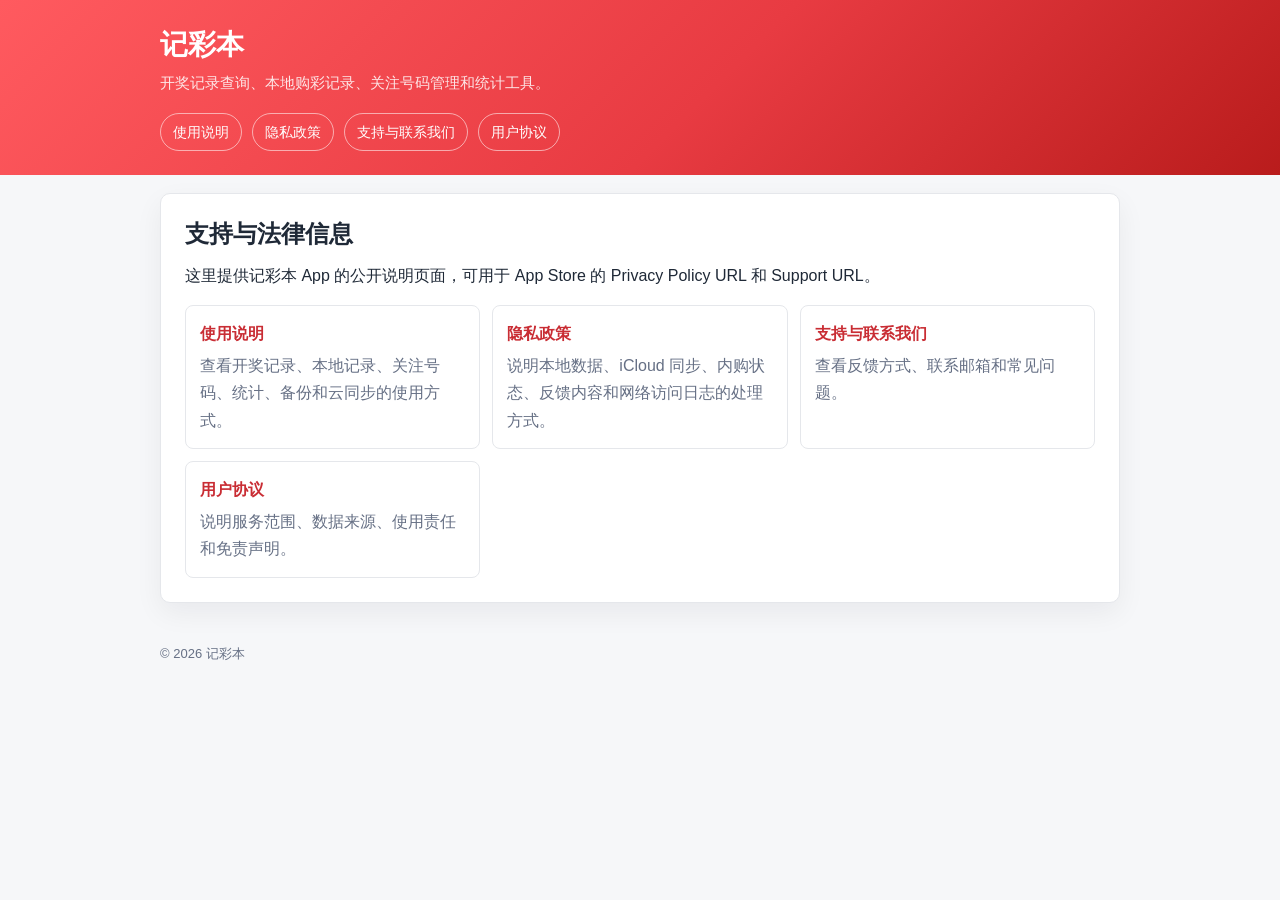
<file: index.html>
<!doctype html>
<html lang="zh-CN">
<head>
  <meta charset="utf-8">
  <meta name="viewport" content="width=device-width, initial-scale=1">
  <title>记彩本 - 支持与法律信息</title>
  <link rel="stylesheet" href="styles.css">
</head>
<body>
  <header class="topbar">
    <div class="topbar-inner">
      <h1 class="brand">记彩本</h1>
      <p class="tagline">开奖记录查询、本地购彩记录、关注号码管理和统计工具。</p>
      <nav class="nav" aria-label="页面导航">
        <a href="guide/">使用说明</a>
        <a href="privacy/">隐私政策</a>
        <a href="support/">支持与联系我们</a>
        <a href="terms/">用户协议</a>
      </nav>
    </div>
  </header>

  <main class="page">
    <section class="card">
      <h2>支持与法律信息</h2>
      <p>这里提供记彩本 App 的公开说明页面，可用于 App Store 的 Privacy Policy URL 和 Support URL。</p>
      <div class="grid">
        <a class="mini-card" href="guide/">
          <strong>使用说明</strong>
          <span class="muted">查看开奖记录、本地记录、关注号码、统计、备份和云同步的使用方式。</span>
        </a>
        <a class="mini-card" href="privacy/">
          <strong>隐私政策</strong>
          <span class="muted">说明本地数据、iCloud 同步、内购状态、反馈内容和网络访问日志的处理方式。</span>
        </a>
        <a class="mini-card" href="support/">
          <strong>支持与联系我们</strong>
          <span class="muted">查看反馈方式、联系邮箱和常见问题。</span>
        </a>
        <a class="mini-card" href="terms/">
          <strong>用户协议</strong>
          <span class="muted">说明服务范围、数据来源、使用责任和免责声明。</span>
        </a>
      </div>
    </section>
  </main>

  <footer class="footer">© 2026 记彩本</footer>
</body>
</html>
</file>
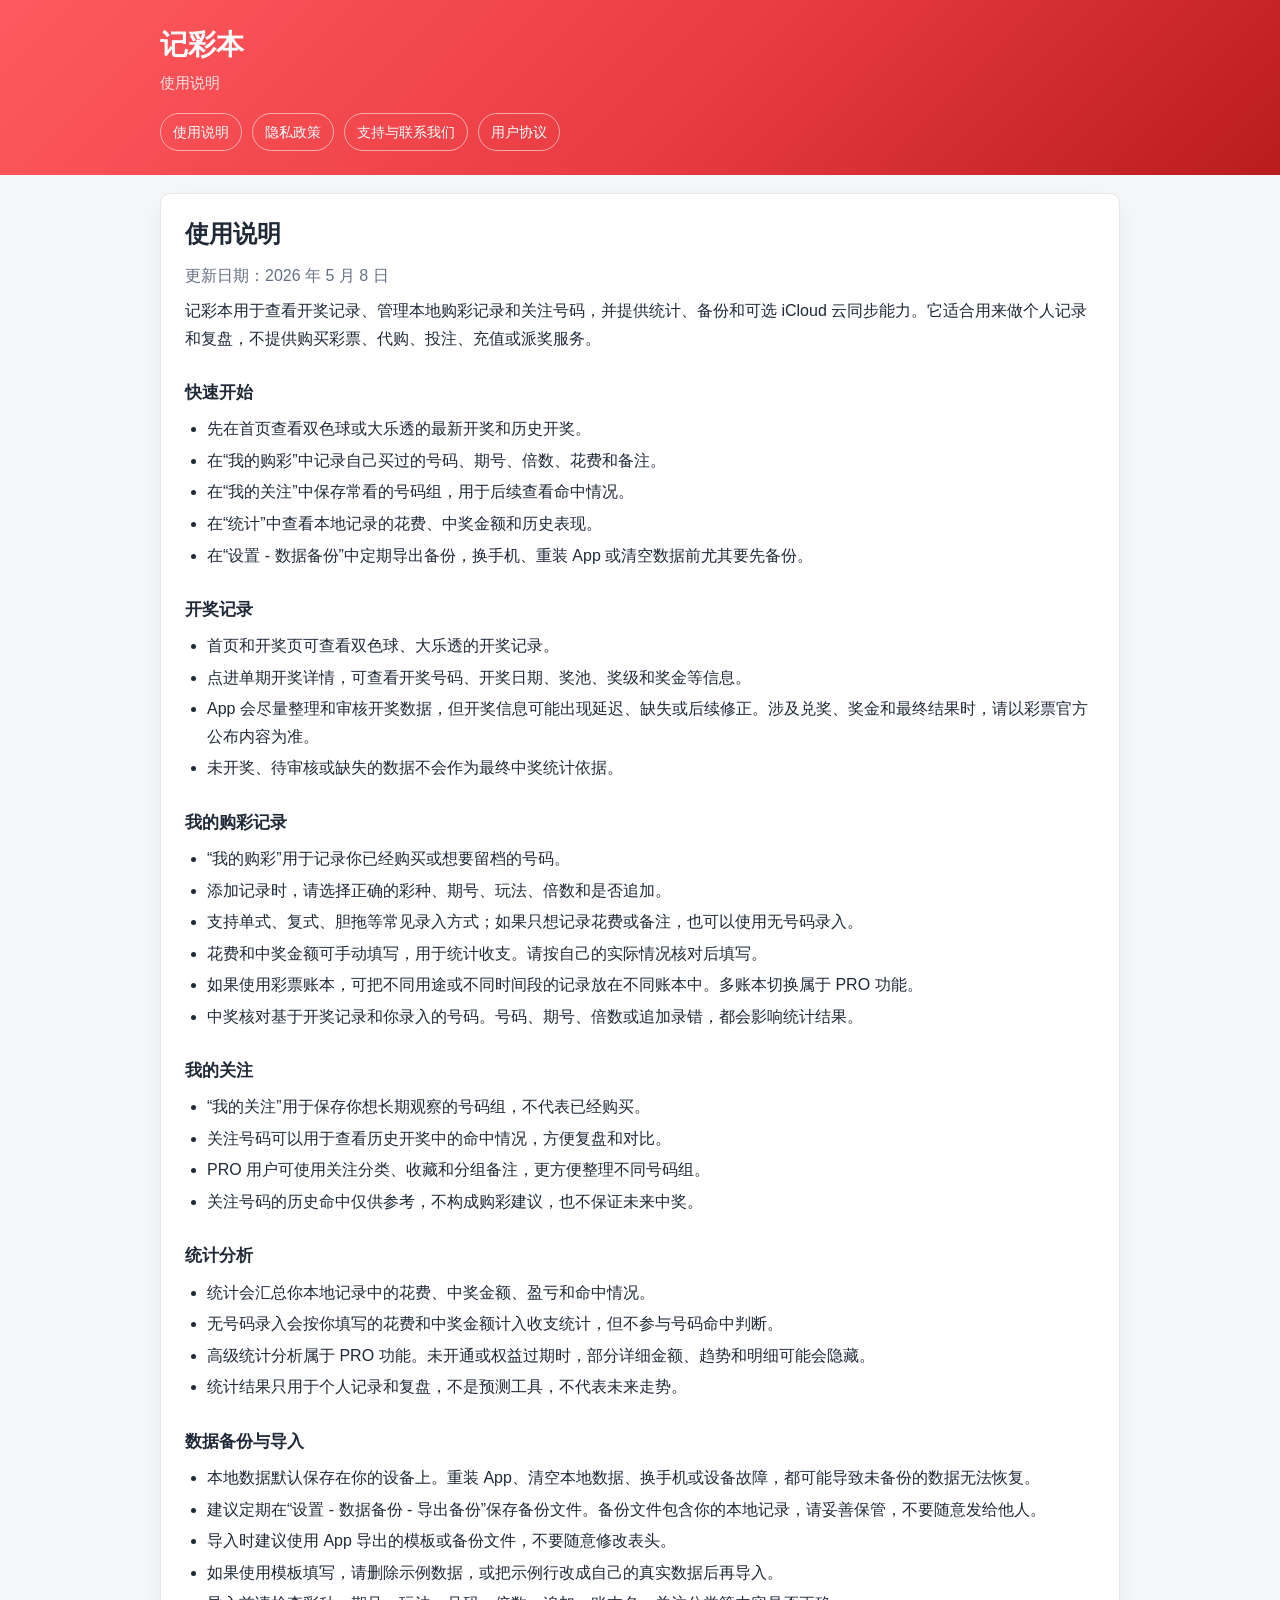
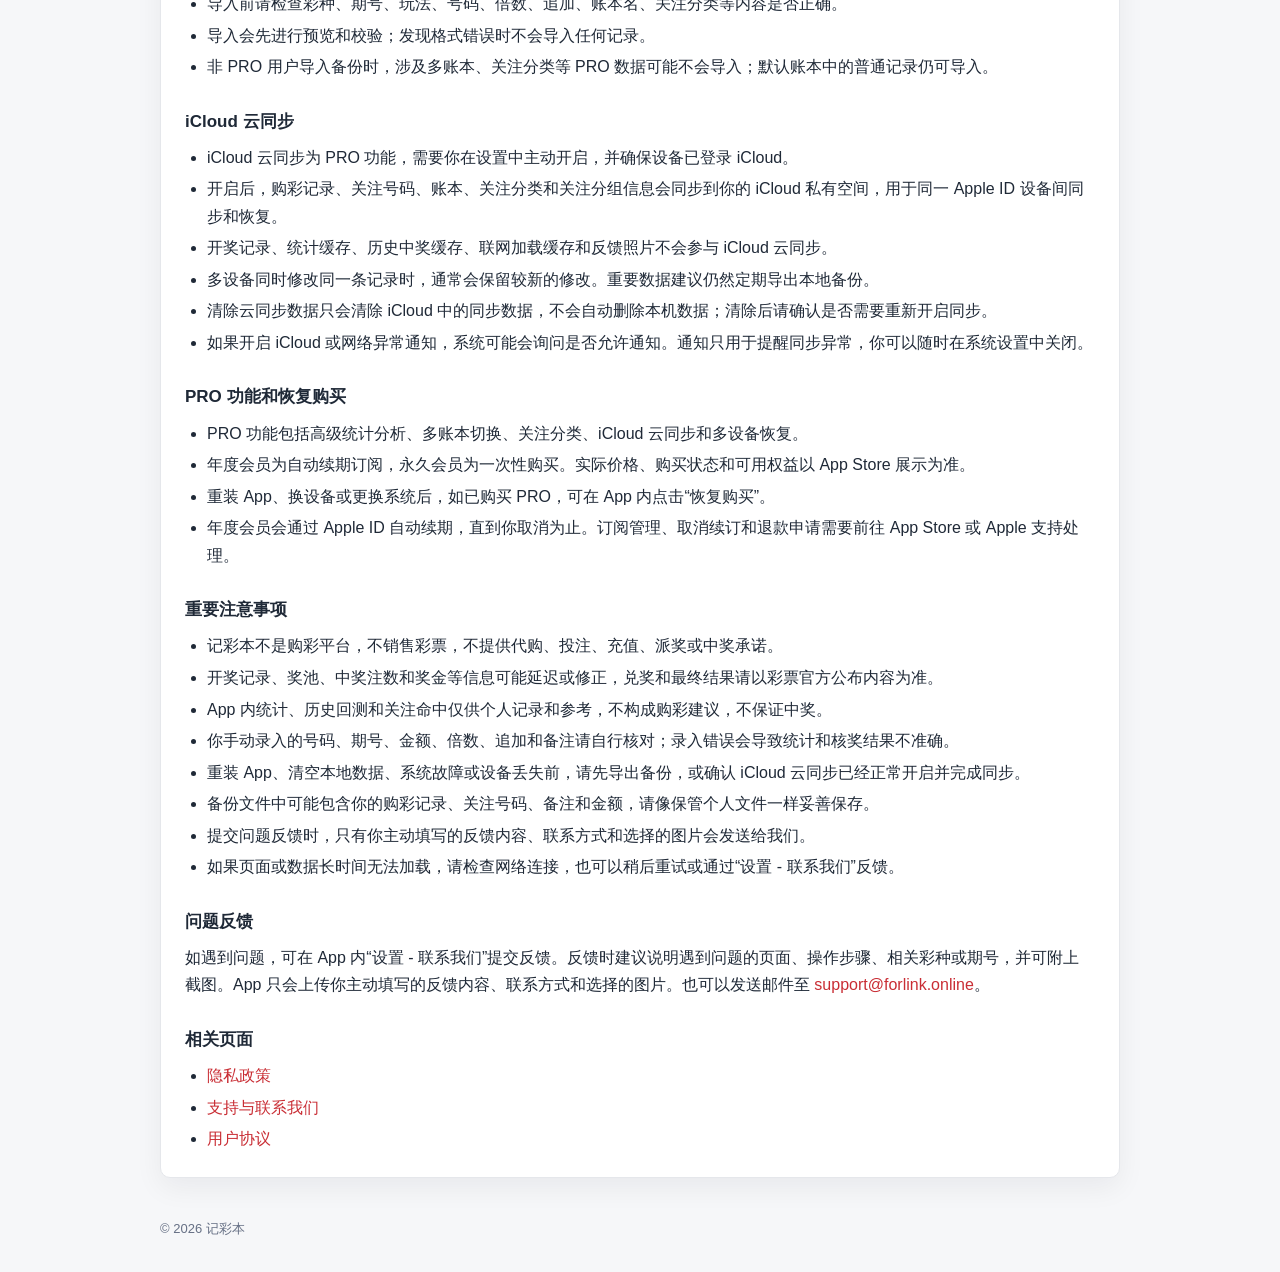
<file: guide/index.html>
<!doctype html>
<html lang="zh-CN">
<head>
  <meta charset="utf-8">
  <meta name="viewport" content="width=device-width, initial-scale=1">
  <title>使用说明 - 记彩本</title>
  <link rel="stylesheet" href="../styles.css">
</head>
<body>
  <header class="topbar">
    <div class="topbar-inner">
      <h1 class="brand">记彩本</h1>
      <p class="tagline">使用说明</p>
      <nav class="nav" aria-label="页面导航">
        <a href="../guide/">使用说明</a>
        <a href="../privacy/">隐私政策</a>
        <a href="../support/">支持与联系我们</a>
        <a href="../terms/">用户协议</a>
      </nav>
    </div>
  </header>

  <main class="page">
    <article class="card">
      <h2>使用说明</h2>
      <p class="muted">更新日期：2026 年 5 月 8 日</p>
      <p>记彩本用于查看开奖记录、管理本地购彩记录和关注号码，并提供统计、备份和可选 iCloud 云同步能力。它适合用来做个人记录和复盘，不提供购买彩票、代购、投注、充值或派奖服务。</p>

      <h3>快速开始</h3>
      <ul>
        <li>先在首页查看双色球或大乐透的最新开奖和历史开奖。</li>
        <li>在“我的购彩”中记录自己买过的号码、期号、倍数、花费和备注。</li>
        <li>在“我的关注”中保存常看的号码组，用于后续查看命中情况。</li>
        <li>在“统计”中查看本地记录的花费、中奖金额和历史表现。</li>
        <li>在“设置 - 数据备份”中定期导出备份，换手机、重装 App 或清空数据前尤其要先备份。</li>
      </ul>

      <h3>开奖记录</h3>
      <ul>
        <li>首页和开奖页可查看双色球、大乐透的开奖记录。</li>
        <li>点进单期开奖详情，可查看开奖号码、开奖日期、奖池、奖级和奖金等信息。</li>
        <li>App 会尽量整理和审核开奖数据，但开奖信息可能出现延迟、缺失或后续修正。涉及兑奖、奖金和最终结果时，请以彩票官方公布内容为准。</li>
        <li>未开奖、待审核或缺失的数据不会作为最终中奖统计依据。</li>
      </ul>

      <h3>我的购彩记录</h3>
      <ul>
        <li>“我的购彩”用于记录你已经购买或想要留档的号码。</li>
        <li>添加记录时，请选择正确的彩种、期号、玩法、倍数和是否追加。</li>
        <li>支持单式、复式、胆拖等常见录入方式；如果只想记录花费或备注，也可以使用无号码录入。</li>
        <li>花费和中奖金额可手动填写，用于统计收支。请按自己的实际情况核对后填写。</li>
        <li>如果使用彩票账本，可把不同用途或不同时间段的记录放在不同账本中。多账本切换属于 PRO 功能。</li>
        <li>中奖核对基于开奖记录和你录入的号码。号码、期号、倍数或追加录错，都会影响统计结果。</li>
      </ul>

      <h3>我的关注</h3>
      <ul>
        <li>“我的关注”用于保存你想长期观察的号码组，不代表已经购买。</li>
        <li>关注号码可以用于查看历史开奖中的命中情况，方便复盘和对比。</li>
        <li>PRO 用户可使用关注分类、收藏和分组备注，更方便整理不同号码组。</li>
        <li>关注号码的历史命中仅供参考，不构成购彩建议，也不保证未来中奖。</li>
      </ul>

      <h3>统计分析</h3>
      <ul>
        <li>统计会汇总你本地记录中的花费、中奖金额、盈亏和命中情况。</li>
        <li>无号码录入会按你填写的花费和中奖金额计入收支统计，但不参与号码命中判断。</li>
        <li>高级统计分析属于 PRO 功能。未开通或权益过期时，部分详细金额、趋势和明细可能会隐藏。</li>
        <li>统计结果只用于个人记录和复盘，不是预测工具，不代表未来走势。</li>
      </ul>

      <h3>数据备份与导入</h3>
      <ul>
        <li>本地数据默认保存在你的设备上。重装 App、清空本地数据、换手机或设备故障，都可能导致未备份的数据无法恢复。</li>
        <li>建议定期在“设置 - 数据备份 - 导出备份”保存备份文件。备份文件包含你的本地记录，请妥善保管，不要随意发给他人。</li>
        <li>导入时建议使用 App 导出的模板或备份文件，不要随意修改表头。</li>
        <li>如果使用模板填写，请删除示例数据，或把示例行改成自己的真实数据后再导入。</li>
        <li>导入前请检查彩种、期号、玩法、号码、倍数、追加、账本名、关注分类等内容是否正确。</li>
        <li>导入会先进行预览和校验；发现格式错误时不会导入任何记录。</li>
        <li>非 PRO 用户导入备份时，涉及多账本、关注分类等 PRO 数据可能不会导入；默认账本中的普通记录仍可导入。</li>
      </ul>

      <h3>iCloud 云同步</h3>
      <ul>
        <li>iCloud 云同步为 PRO 功能，需要你在设置中主动开启，并确保设备已登录 iCloud。</li>
        <li>开启后，购彩记录、关注号码、账本、关注分类和关注分组信息会同步到你的 iCloud 私有空间，用于同一 Apple ID 设备间同步和恢复。</li>
        <li>开奖记录、统计缓存、历史中奖缓存、联网加载缓存和反馈照片不会参与 iCloud 云同步。</li>
        <li>多设备同时修改同一条记录时，通常会保留较新的修改。重要数据建议仍然定期导出本地备份。</li>
        <li>清除云同步数据只会清除 iCloud 中的同步数据，不会自动删除本机数据；清除后请确认是否需要重新开启同步。</li>
        <li>如果开启 iCloud 或网络异常通知，系统可能会询问是否允许通知。通知只用于提醒同步异常，你可以随时在系统设置中关闭。</li>
      </ul>

      <h3>PRO 功能和恢复购买</h3>
      <ul>
        <li>PRO 功能包括高级统计分析、多账本切换、关注分类、iCloud 云同步和多设备恢复。</li>
        <li>年度会员为自动续期订阅，永久会员为一次性购买。实际价格、购买状态和可用权益以 App Store 展示为准。</li>
        <li>重装 App、换设备或更换系统后，如已购买 PRO，可在 App 内点击“恢复购买”。</li>
        <li>年度会员会通过 Apple ID 自动续期，直到你取消为止。订阅管理、取消续订和退款申请需要前往 App Store 或 Apple 支持处理。</li>
      </ul>

      <h3>重要注意事项</h3>
      <ul>
        <li>记彩本不是购彩平台，不销售彩票，不提供代购、投注、充值、派奖或中奖承诺。</li>
        <li>开奖记录、奖池、中奖注数和奖金等信息可能延迟或修正，兑奖和最终结果请以彩票官方公布内容为准。</li>
        <li>App 内统计、历史回测和关注命中仅供个人记录和参考，不构成购彩建议，不保证中奖。</li>
        <li>你手动录入的号码、期号、金额、倍数、追加和备注请自行核对；录入错误会导致统计和核奖结果不准确。</li>
        <li>重装 App、清空本地数据、系统故障或设备丢失前，请先导出备份，或确认 iCloud 云同步已经正常开启并完成同步。</li>
        <li>备份文件中可能包含你的购彩记录、关注号码、备注和金额，请像保管个人文件一样妥善保存。</li>
        <li>提交问题反馈时，只有你主动填写的反馈内容、联系方式和选择的图片会发送给我们。</li>
        <li>如果页面或数据长时间无法加载，请检查网络连接，也可以稍后重试或通过“设置 - 联系我们”反馈。</li>
      </ul>

      <h3>问题反馈</h3>
      <p>如遇到问题，可在 App 内“设置 - 联系我们”提交反馈。反馈时建议说明遇到问题的页面、操作步骤、相关彩种或期号，并可附上截图。App 只会上传你主动填写的反馈内容、联系方式和选择的图片。也可以发送邮件至 <a href="mailto:support@forlink.online">support@forlink.online</a>。</p>

      <h3>相关页面</h3>
      <ul>
        <li><a href="../privacy/">隐私政策</a></li>
        <li><a href="../support/">支持与联系我们</a></li>
        <li><a href="../terms/">用户协议</a></li>
      </ul>
    </article>
  </main>

  <footer class="footer">© 2026 记彩本</footer>
</body>
</html>
</file>
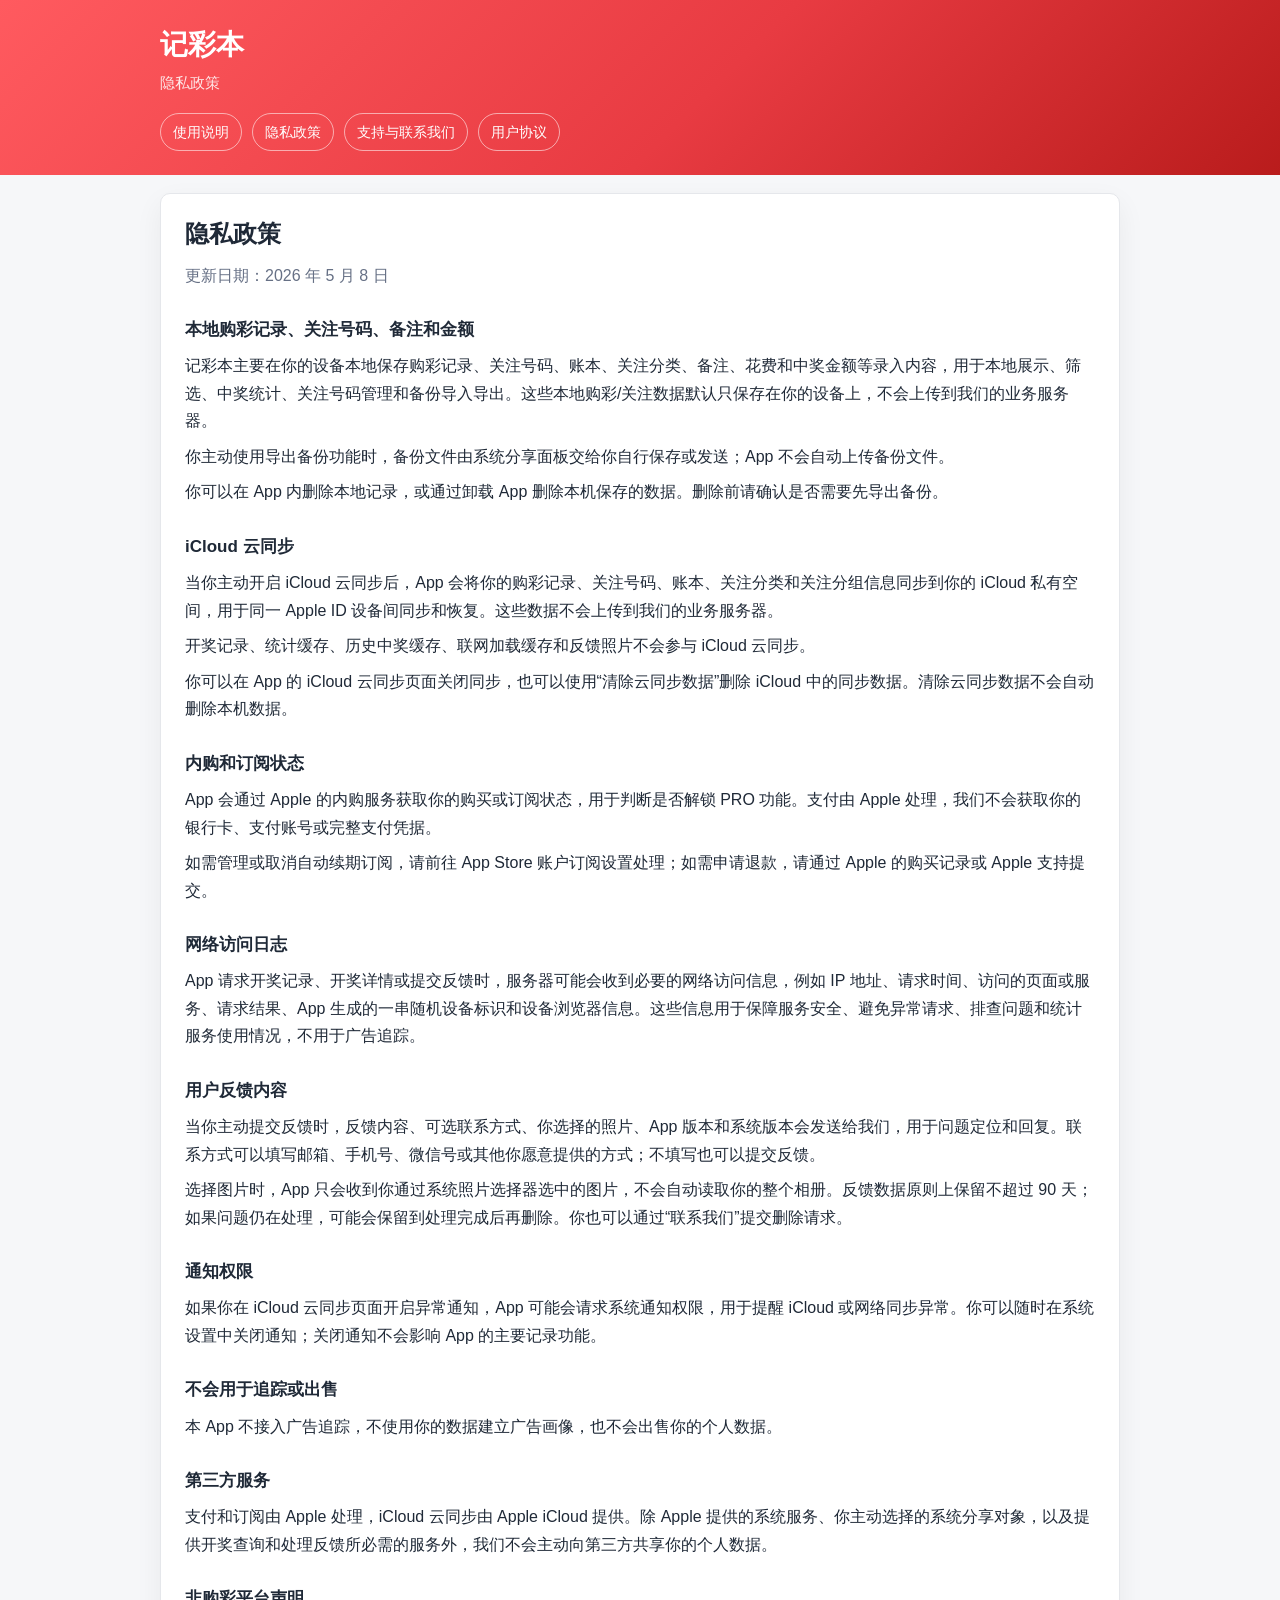
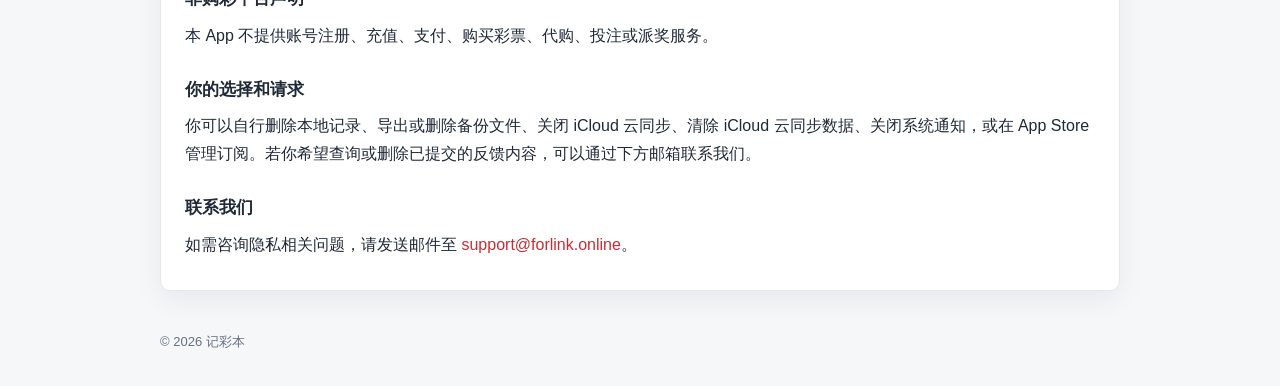
<file: privacy/index.html>
<!doctype html>
<html lang="zh-CN">
<head>
  <meta charset="utf-8">
  <meta name="viewport" content="width=device-width, initial-scale=1">
  <title>隐私政策 - 记彩本</title>
  <link rel="stylesheet" href="../styles.css">
</head>
<body>
  <header class="topbar">
    <div class="topbar-inner">
      <h1 class="brand">记彩本</h1>
      <p class="tagline">隐私政策</p>
      <nav class="nav" aria-label="页面导航">
        <a href="../guide/">使用说明</a>
        <a href="../privacy/">隐私政策</a>
        <a href="../support/">支持与联系我们</a>
        <a href="../terms/">用户协议</a>
      </nav>
    </div>
  </header>

  <main class="page">
    <article class="card">
      <h2>隐私政策</h2>
      <p class="muted">更新日期：2026 年 5 月 8 日</p>

      <h3>本地购彩记录、关注号码、备注和金额</h3>
      <p>记彩本主要在你的设备本地保存购彩记录、关注号码、账本、关注分类、备注、花费和中奖金额等录入内容，用于本地展示、筛选、中奖统计、关注号码管理和备份导入导出。这些本地购彩/关注数据默认只保存在你的设备上，不会上传到我们的业务服务器。</p>
      <p>你主动使用导出备份功能时，备份文件由系统分享面板交给你自行保存或发送；App 不会自动上传备份文件。</p>
      <p>你可以在 App 内删除本地记录，或通过卸载 App 删除本机保存的数据。删除前请确认是否需要先导出备份。</p>

      <h3>iCloud 云同步</h3>
      <p>当你主动开启 iCloud 云同步后，App 会将你的购彩记录、关注号码、账本、关注分类和关注分组信息同步到你的 iCloud 私有空间，用于同一 Apple ID 设备间同步和恢复。这些数据不会上传到我们的业务服务器。</p>
      <p>开奖记录、统计缓存、历史中奖缓存、联网加载缓存和反馈照片不会参与 iCloud 云同步。</p>
      <p>你可以在 App 的 iCloud 云同步页面关闭同步，也可以使用“清除云同步数据”删除 iCloud 中的同步数据。清除云同步数据不会自动删除本机数据。</p>

      <h3>内购和订阅状态</h3>
      <p>App 会通过 Apple 的内购服务获取你的购买或订阅状态，用于判断是否解锁 PRO 功能。支付由 Apple 处理，我们不会获取你的银行卡、支付账号或完整支付凭据。</p>
      <p>如需管理或取消自动续期订阅，请前往 App Store 账户订阅设置处理；如需申请退款，请通过 Apple 的购买记录或 Apple 支持提交。</p>

      <h3>网络访问日志</h3>
      <p>App 请求开奖记录、开奖详情或提交反馈时，服务器可能会收到必要的网络访问信息，例如 IP 地址、请求时间、访问的页面或服务、请求结果、App 生成的一串随机设备标识和设备浏览器信息。这些信息用于保障服务安全、避免异常请求、排查问题和统计服务使用情况，不用于广告追踪。</p>

      <h3>用户反馈内容</h3>
      <p>当你主动提交反馈时，反馈内容、可选联系方式、你选择的照片、App 版本和系统版本会发送给我们，用于问题定位和回复。联系方式可以填写邮箱、手机号、微信号或其他你愿意提供的方式；不填写也可以提交反馈。</p>
      <p>选择图片时，App 只会收到你通过系统照片选择器选中的图片，不会自动读取你的整个相册。反馈数据原则上保留不超过 90 天；如果问题仍在处理，可能会保留到处理完成后再删除。你也可以通过“联系我们”提交删除请求。</p>

      <h3>通知权限</h3>
      <p>如果你在 iCloud 云同步页面开启异常通知，App 可能会请求系统通知权限，用于提醒 iCloud 或网络同步异常。你可以随时在系统设置中关闭通知；关闭通知不会影响 App 的主要记录功能。</p>

      <h3>不会用于追踪或出售</h3>
      <p>本 App 不接入广告追踪，不使用你的数据建立广告画像，也不会出售你的个人数据。</p>

      <h3>第三方服务</h3>
      <p>支付和订阅由 Apple 处理，iCloud 云同步由 Apple iCloud 提供。除 Apple 提供的系统服务、你主动选择的系统分享对象，以及提供开奖查询和处理反馈所必需的服务外，我们不会主动向第三方共享你的个人数据。</p>

      <h3>非购彩平台声明</h3>
      <p>本 App 不提供账号注册、充值、支付、购买彩票、代购、投注或派奖服务。</p>

      <h3>你的选择和请求</h3>
      <p>你可以自行删除本地记录、导出或删除备份文件、关闭 iCloud 云同步、清除 iCloud 云同步数据、关闭系统通知，或在 App Store 管理订阅。若你希望查询或删除已提交的反馈内容，可以通过下方邮箱联系我们。</p>

      <h3>联系我们</h3>
      <p>如需咨询隐私相关问题，请发送邮件至 <a href="mailto:support@forlink.online">support@forlink.online</a>。</p>
    </article>
  </main>

  <footer class="footer">© 2026 记彩本</footer>
</body>
</html>
</file>
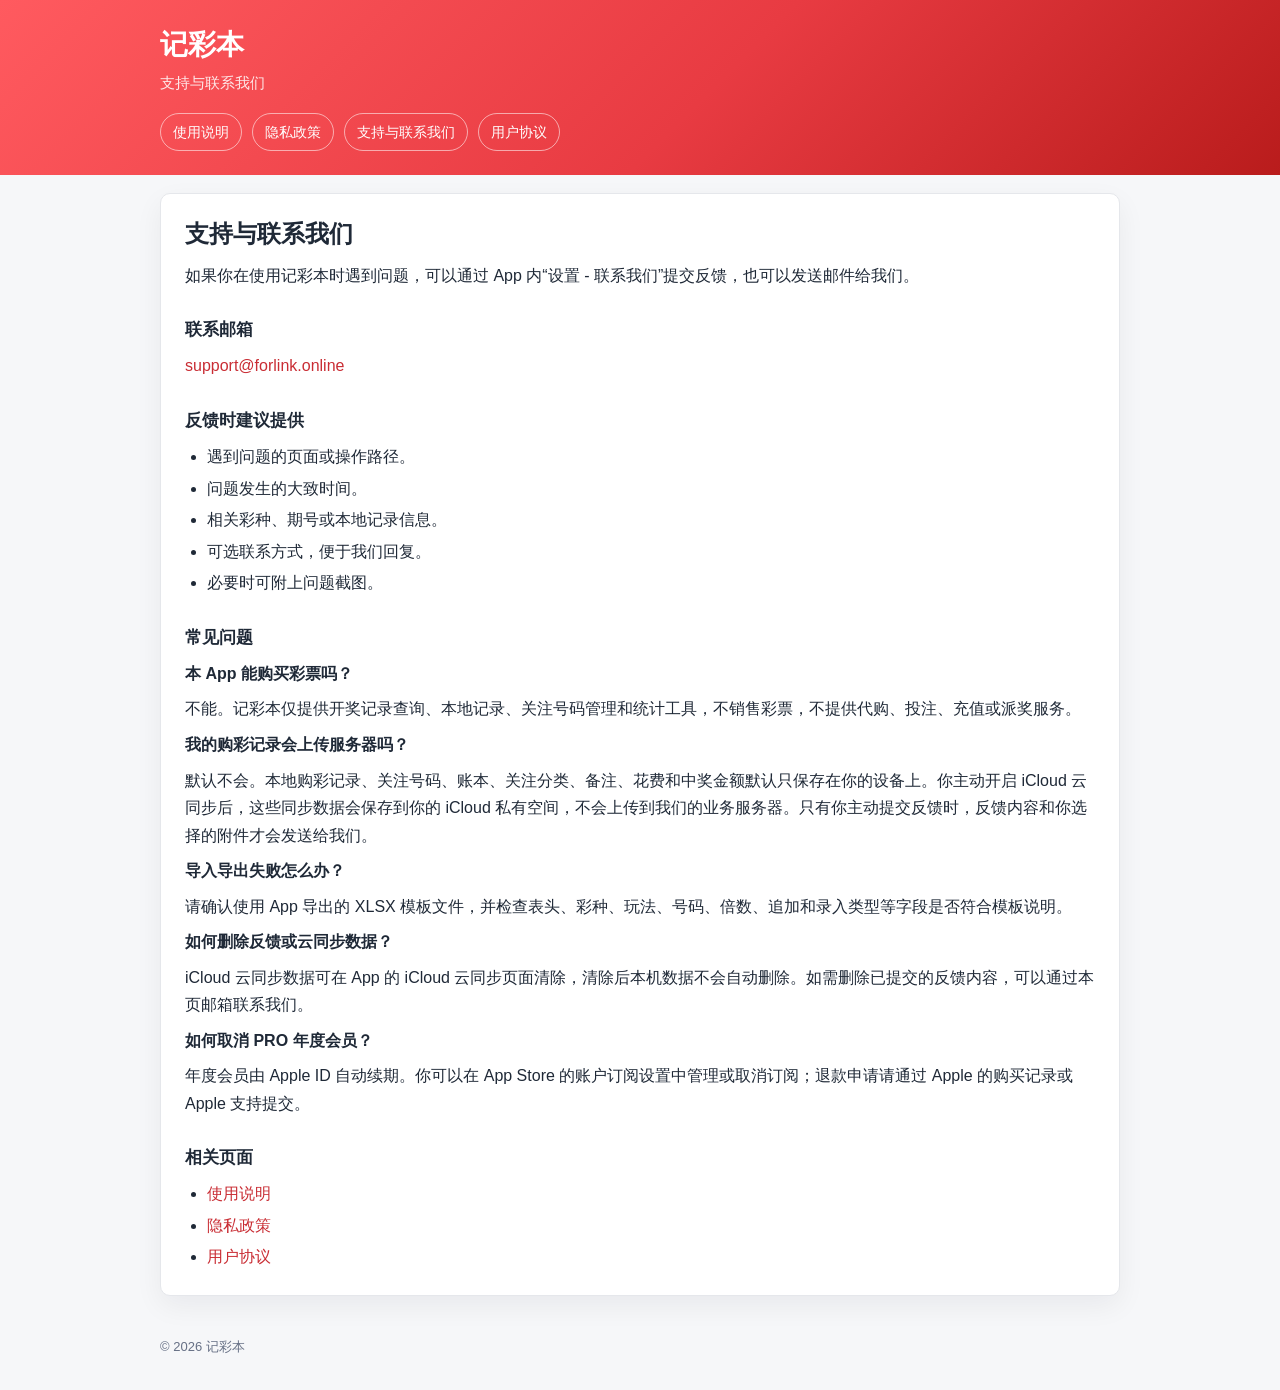
<file: support/index.html>
<!doctype html>
<html lang="zh-CN">
<head>
  <meta charset="utf-8">
  <meta name="viewport" content="width=device-width, initial-scale=1">
  <title>支持与联系我们 - 记彩本</title>
  <link rel="stylesheet" href="../styles.css">
</head>
<body>
  <header class="topbar">
    <div class="topbar-inner">
      <h1 class="brand">记彩本</h1>
      <p class="tagline">支持与联系我们</p>
      <nav class="nav" aria-label="页面导航">
        <a href="../guide/">使用说明</a>
        <a href="../privacy/">隐私政策</a>
        <a href="../support/">支持与联系我们</a>
        <a href="../terms/">用户协议</a>
      </nav>
    </div>
  </header>

  <main class="page">
    <article class="card">
      <h2>支持与联系我们</h2>
      <p>如果你在使用记彩本时遇到问题，可以通过 App 内“设置 - 联系我们”提交反馈，也可以发送邮件给我们。</p>

      <h3>联系邮箱</h3>
      <p><a href="mailto:support@forlink.online">support@forlink.online</a></p>

      <h3>反馈时建议提供</h3>
      <ul>
        <li>遇到问题的页面或操作路径。</li>
        <li>问题发生的大致时间。</li>
        <li>相关彩种、期号或本地记录信息。</li>
        <li>可选联系方式，便于我们回复。</li>
        <li>必要时可附上问题截图。</li>
      </ul>

      <h3>常见问题</h3>
      <p><strong>本 App 能购买彩票吗？</strong></p>
      <p>不能。记彩本仅提供开奖记录查询、本地记录、关注号码管理和统计工具，不销售彩票，不提供代购、投注、充值或派奖服务。</p>

      <p><strong>我的购彩记录会上传服务器吗？</strong></p>
      <p>默认不会。本地购彩记录、关注号码、账本、关注分类、备注、花费和中奖金额默认只保存在你的设备上。你主动开启 iCloud 云同步后，这些同步数据会保存到你的 iCloud 私有空间，不会上传到我们的业务服务器。只有你主动提交反馈时，反馈内容和你选择的附件才会发送给我们。</p>

      <p><strong>导入导出失败怎么办？</strong></p>
      <p>请确认使用 App 导出的 XLSX 模板文件，并检查表头、彩种、玩法、号码、倍数、追加和录入类型等字段是否符合模板说明。</p>

      <p><strong>如何删除反馈或云同步数据？</strong></p>
      <p>iCloud 云同步数据可在 App 的 iCloud 云同步页面清除，清除后本机数据不会自动删除。如需删除已提交的反馈内容，可以通过本页邮箱联系我们。</p>

      <p><strong>如何取消 PRO 年度会员？</strong></p>
      <p>年度会员由 Apple ID 自动续期。你可以在 App Store 的账户订阅设置中管理或取消订阅；退款申请请通过 Apple 的购买记录或 Apple 支持提交。</p>

      <h3>相关页面</h3>
      <ul>
        <li><a href="../guide/">使用说明</a></li>
        <li><a href="../privacy/">隐私政策</a></li>
        <li><a href="../terms/">用户协议</a></li>
      </ul>
    </article>
  </main>

  <footer class="footer">© 2026 记彩本</footer>
</body>
</html>
</file>
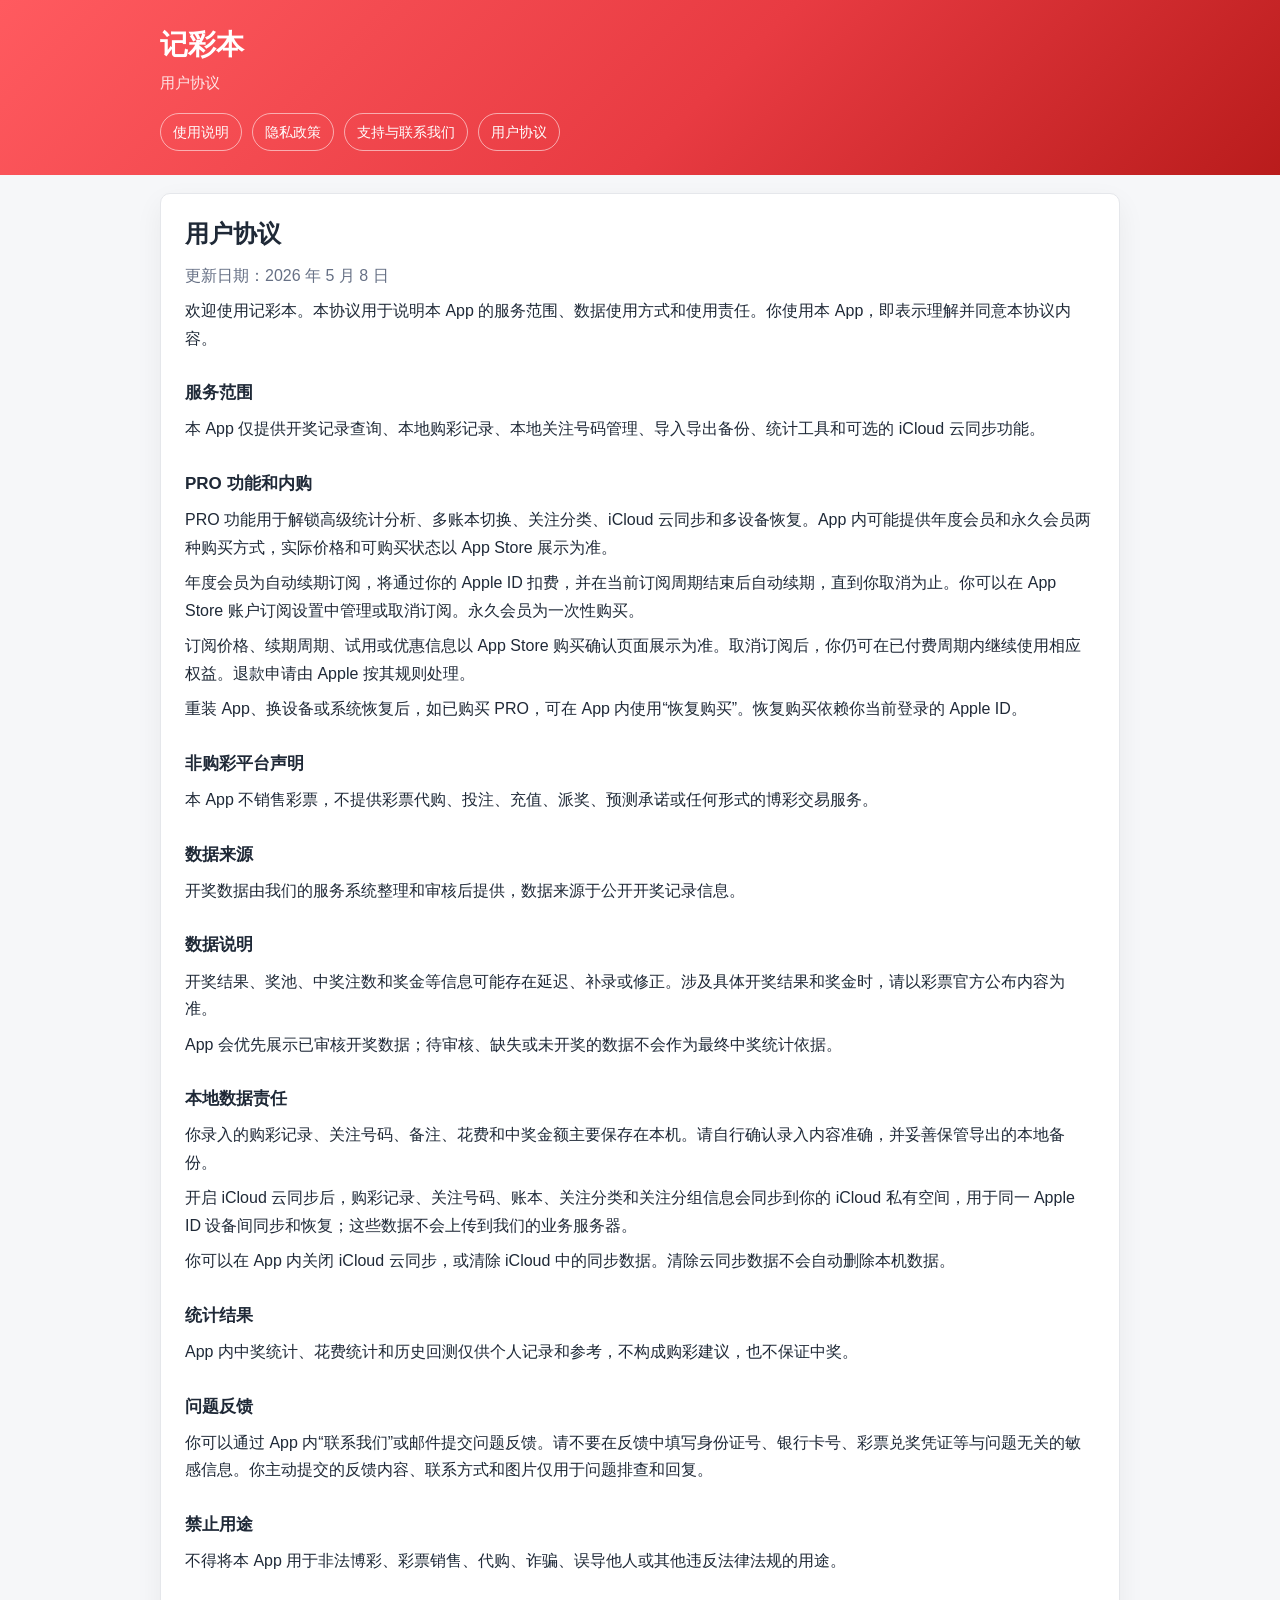
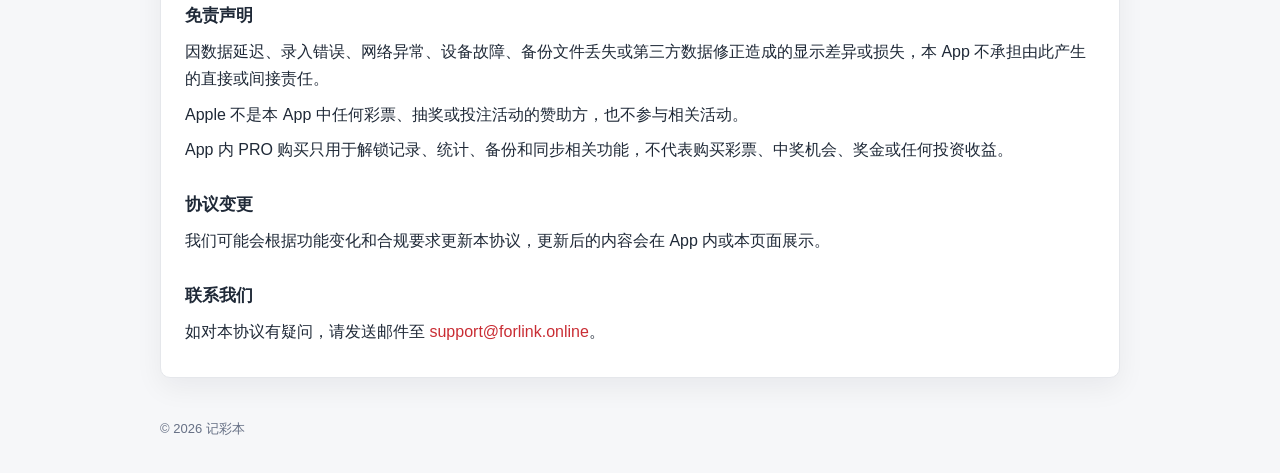
<file: terms/index.html>
<!doctype html>
<html lang="zh-CN">
<head>
  <meta charset="utf-8">
  <meta name="viewport" content="width=device-width, initial-scale=1">
  <title>用户协议 - 记彩本</title>
  <link rel="stylesheet" href="../styles.css">
</head>
<body>
  <header class="topbar">
    <div class="topbar-inner">
      <h1 class="brand">记彩本</h1>
      <p class="tagline">用户协议</p>
      <nav class="nav" aria-label="页面导航">
        <a href="../guide/">使用说明</a>
        <a href="../privacy/">隐私政策</a>
        <a href="../support/">支持与联系我们</a>
        <a href="../terms/">用户协议</a>
      </nav>
    </div>
  </header>

  <main class="page">
    <article class="card">
      <h2>用户协议</h2>
      <p class="muted">更新日期：2026 年 5 月 8 日</p>
      <p>欢迎使用记彩本。本协议用于说明本 App 的服务范围、数据使用方式和使用责任。你使用本 App，即表示理解并同意本协议内容。</p>

      <h3>服务范围</h3>
      <p>本 App 仅提供开奖记录查询、本地购彩记录、本地关注号码管理、导入导出备份、统计工具和可选的 iCloud 云同步功能。</p>

      <h3>PRO 功能和内购</h3>
      <p>PRO 功能用于解锁高级统计分析、多账本切换、关注分类、iCloud 云同步和多设备恢复。App 内可能提供年度会员和永久会员两种购买方式，实际价格和可购买状态以 App Store 展示为准。</p>
      <p>年度会员为自动续期订阅，将通过你的 Apple ID 扣费，并在当前订阅周期结束后自动续期，直到你取消为止。你可以在 App Store 账户订阅设置中管理或取消订阅。永久会员为一次性购买。</p>
      <p>订阅价格、续期周期、试用或优惠信息以 App Store 购买确认页面展示为准。取消订阅后，你仍可在已付费周期内继续使用相应权益。退款申请由 Apple 按其规则处理。</p>
      <p>重装 App、换设备或系统恢复后，如已购买 PRO，可在 App 内使用“恢复购买”。恢复购买依赖你当前登录的 Apple ID。</p>

      <h3>非购彩平台声明</h3>
      <p>本 App 不销售彩票，不提供彩票代购、投注、充值、派奖、预测承诺或任何形式的博彩交易服务。</p>

      <h3>数据来源</h3>
      <p>开奖数据由我们的服务系统整理和审核后提供，数据来源于公开开奖记录信息。</p>

      <h3>数据说明</h3>
      <p>开奖结果、奖池、中奖注数和奖金等信息可能存在延迟、补录或修正。涉及具体开奖结果和奖金时，请以彩票官方公布内容为准。</p>
      <p>App 会优先展示已审核开奖数据；待审核、缺失或未开奖的数据不会作为最终中奖统计依据。</p>

      <h3>本地数据责任</h3>
      <p>你录入的购彩记录、关注号码、备注、花费和中奖金额主要保存在本机。请自行确认录入内容准确，并妥善保管导出的本地备份。</p>
      <p>开启 iCloud 云同步后，购彩记录、关注号码、账本、关注分类和关注分组信息会同步到你的 iCloud 私有空间，用于同一 Apple ID 设备间同步和恢复；这些数据不会上传到我们的业务服务器。</p>
      <p>你可以在 App 内关闭 iCloud 云同步，或清除 iCloud 中的同步数据。清除云同步数据不会自动删除本机数据。</p>

      <h3>统计结果</h3>
      <p>App 内中奖统计、花费统计和历史回测仅供个人记录和参考，不构成购彩建议，也不保证中奖。</p>

      <h3>问题反馈</h3>
      <p>你可以通过 App 内“联系我们”或邮件提交问题反馈。请不要在反馈中填写身份证号、银行卡号、彩票兑奖凭证等与问题无关的敏感信息。你主动提交的反馈内容、联系方式和图片仅用于问题排查和回复。</p>

      <h3>禁止用途</h3>
      <p>不得将本 App 用于非法博彩、彩票销售、代购、诈骗、误导他人或其他违反法律法规的用途。</p>

      <h3>免责声明</h3>
      <p>因数据延迟、录入错误、网络异常、设备故障、备份文件丢失或第三方数据修正造成的显示差异或损失，本 App 不承担由此产生的直接或间接责任。</p>
      <p>Apple 不是本 App 中任何彩票、抽奖或投注活动的赞助方，也不参与相关活动。</p>
      <p>App 内 PRO 购买只用于解锁记录、统计、备份和同步相关功能，不代表购买彩票、中奖机会、奖金或任何投资收益。</p>

      <h3>协议变更</h3>
      <p>我们可能会根据功能变化和合规要求更新本协议，更新后的内容会在 App 内或本页面展示。</p>

      <h3>联系我们</h3>
      <p>如对本协议有疑问，请发送邮件至 <a href="mailto:support@forlink.online">support@forlink.online</a>。</p>
    </article>
  </main>

  <footer class="footer">© 2026 记彩本</footer>
</body>
</html>
</file>
<file: styles.css>
:root {
  color-scheme: light;
  --red: #e83b42;
  --red-dark: #c92d34;
  --text: #1f2937;
  --muted: #667085;
  --line: #e5e7eb;
  --bg: #f6f7f9;
  --card: #ffffff;
}

* {
  box-sizing: border-box;
}

body {
  margin: 0;
  font-family: -apple-system, BlinkMacSystemFont, "Segoe UI", "PingFang SC", "Hiragino Sans GB", "Microsoft YaHei", sans-serif;
  color: var(--text);
  background: var(--bg);
  line-height: 1.72;
}

a {
  color: var(--red-dark);
  text-decoration: none;
}

a:hover {
  text-decoration: underline;
}

.topbar {
  background: linear-gradient(135deg, #ff5a5f 0%, #e83b42 55%, #b91c1c 100%);
  color: white;
}

.topbar-inner {
  width: min(960px, calc(100% - 32px));
  margin: 0 auto;
  padding: 28px 0 24px;
}

.brand {
  margin: 0;
  font-size: 28px;
  line-height: 1.2;
}

.tagline {
  margin: 8px 0 0;
  color: rgba(255, 255, 255, 0.86);
  font-size: 15px;
}

.nav {
  display: flex;
  flex-wrap: wrap;
  gap: 10px;
  margin-top: 18px;
}

.nav a {
  color: white;
  border: 1px solid rgba(255, 255, 255, 0.55);
  border-radius: 999px;
  padding: 6px 12px;
  font-size: 14px;
}

.page {
  width: min(960px, calc(100% - 32px));
  margin: 18px auto 40px;
}

.card {
  background: var(--card);
  border: 1px solid var(--line);
  border-radius: 10px;
  padding: 24px;
  box-shadow: 0 10px 28px rgba(15, 23, 42, 0.06);
}

h2 {
  margin: 0 0 12px;
  font-size: 24px;
  line-height: 1.3;
}

h3 {
  margin: 26px 0 8px;
  font-size: 17px;
}

p {
  margin: 8px 0;
}

ul {
  margin: 8px 0 0;
  padding-left: 22px;
}

li + li {
  margin-top: 4px;
}

.muted {
  color: var(--muted);
}

.grid {
  display: grid;
  grid-template-columns: repeat(auto-fit, minmax(220px, 1fr));
  gap: 12px;
  margin-top: 16px;
}

.mini-card {
  border: 1px solid var(--line);
  border-radius: 8px;
  padding: 14px;
  background: #fff;
}

.mini-card strong {
  display: block;
  margin-bottom: 4px;
}

.footer {
  width: min(960px, calc(100% - 32px));
  margin: 0 auto 32px;
  color: var(--muted);
  font-size: 13px;
}

@media (max-width: 600px) {
  .topbar-inner {
    padding: 24px 0 20px;
  }

  .brand {
    font-size: 24px;
  }

  .card {
    padding: 18px;
  }
}
</file>
